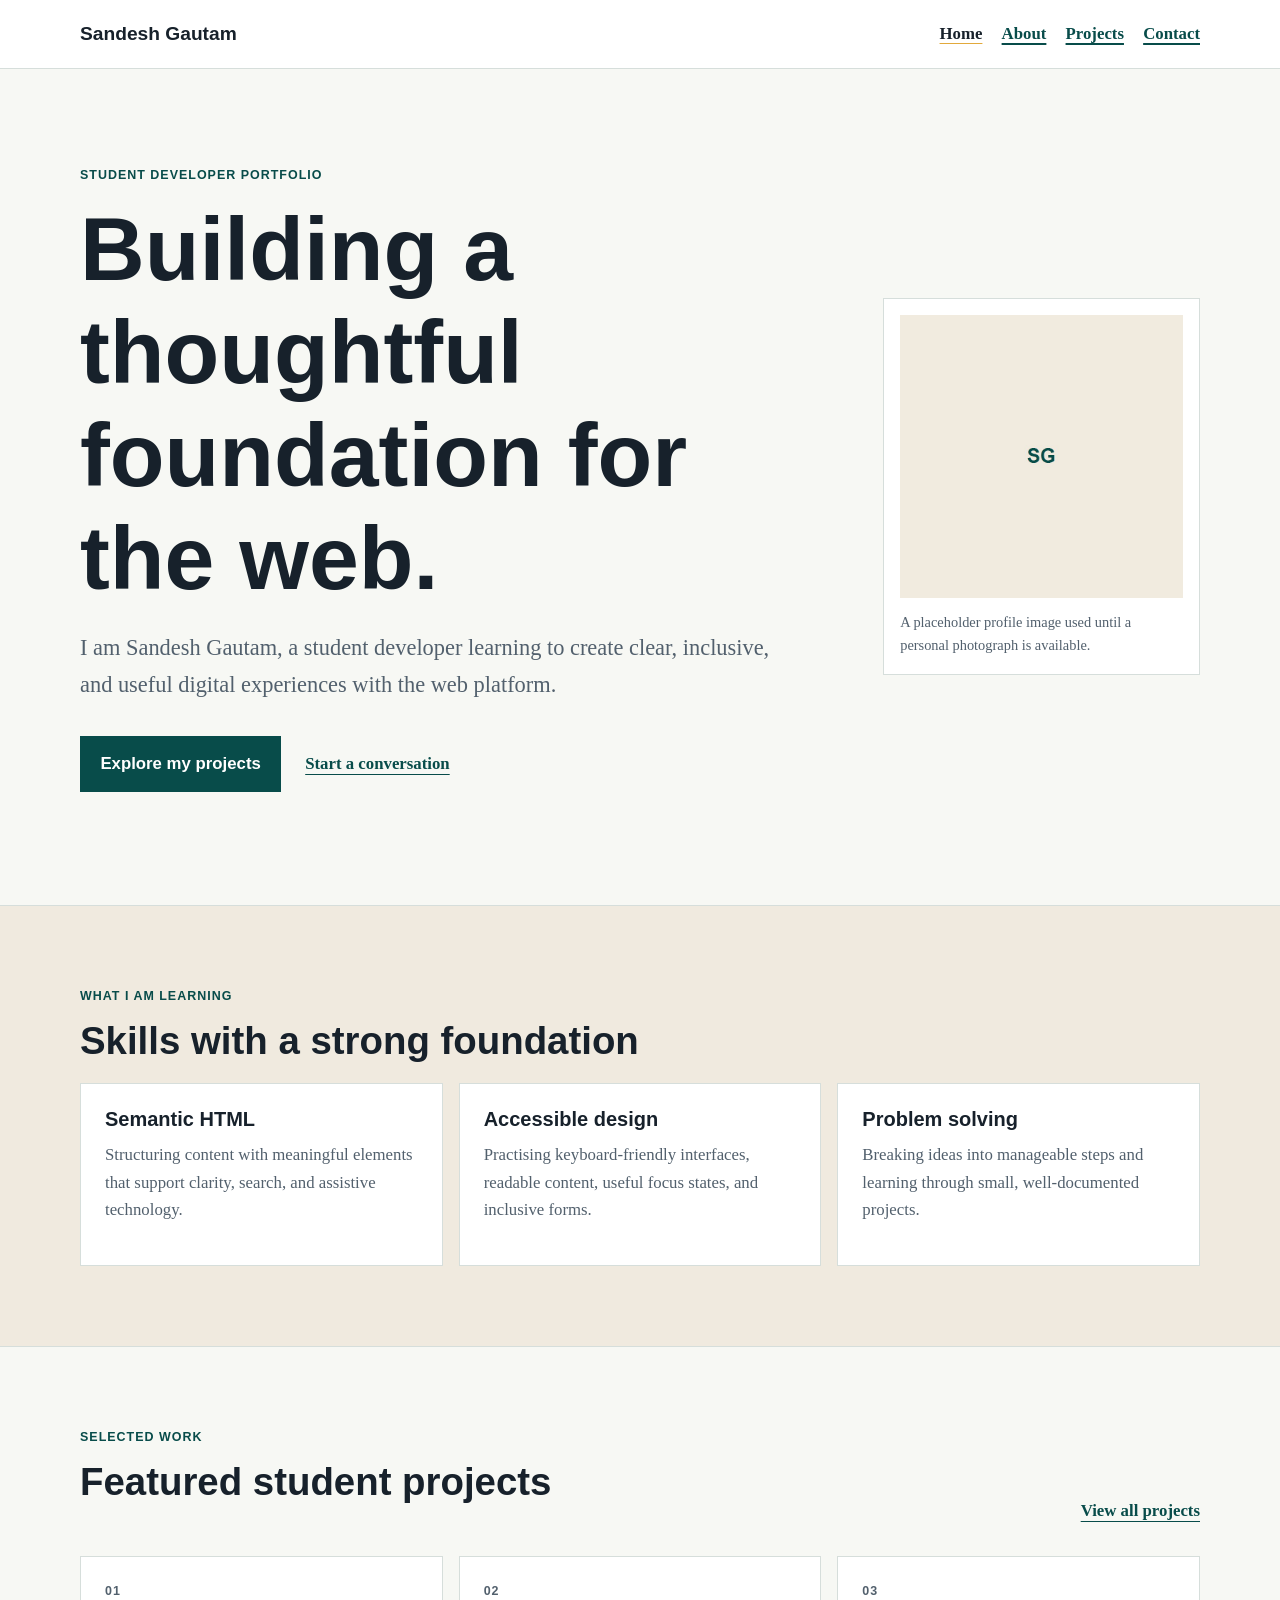
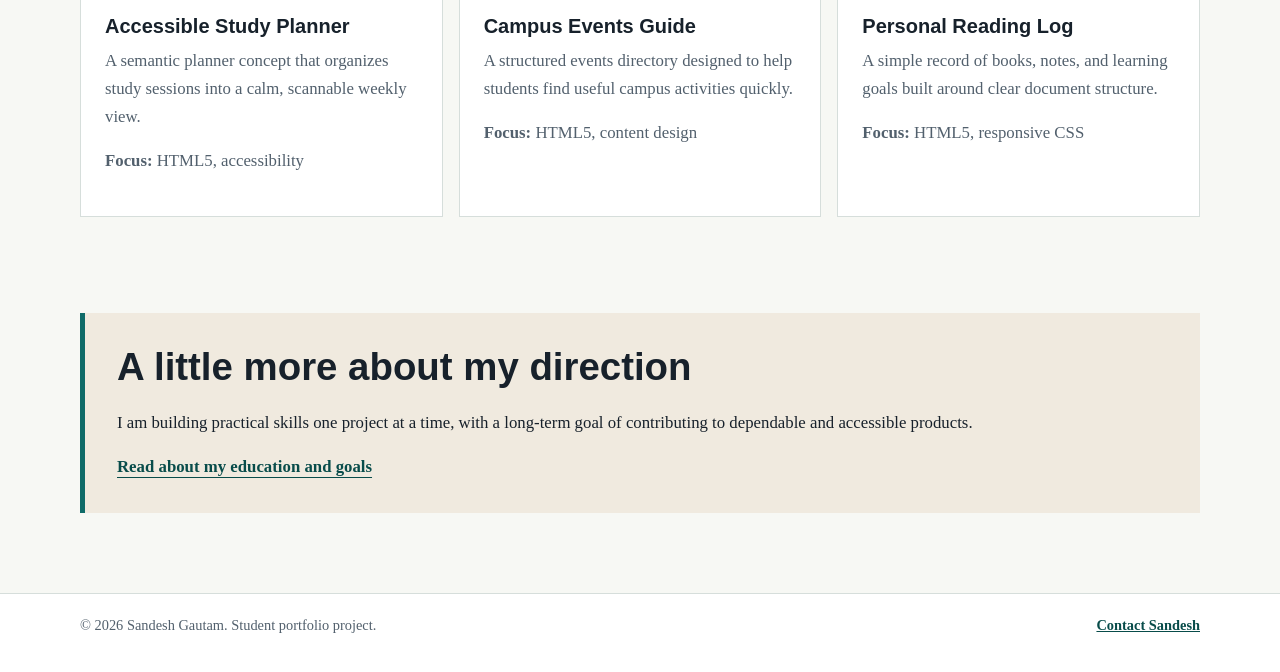
<file: Personal Portfolio/index.html>
<!DOCTYPE html>
<html lang="en">
<head>
  <meta charset="UTF-8">
  <meta name="viewport" content="width=device-width, initial-scale=1.0">
  <title>Sandesh Gautam | Student Developer Portfolio</title>
  <meta name="description" content="The personal portfolio of Sandesh Gautam, a student developer focused on accessible, semantic, and thoughtful web experiences.">
  <link rel="stylesheet" href="css/style.css">
</head>
<body>
  <a class="skip-link" href="#main-content">Skip to main content</a>

  <header class="site-header">
    <div class="container header-inner">
      <p class="site-name"><a href="index.html">Sandesh Gautam</a></p>
      <nav aria-label="Main navigation">
        <ul class="nav-list">
          <li><a href="index.html" aria-current="page">Home</a></li>
          <li><a href="about.html">About</a></li>
          <li><a href="projects.html">Projects</a></li>
          <li><a href="contact.html">Contact</a></li>
        </ul>
      </nav>
    </div>
  </header>

  <main id="main-content">
    <section class="hero container" aria-labelledby="intro-heading">
      <div class="hero-copy">
        <p class="eyebrow">Student developer portfolio</p>
        <h1 id="intro-heading">Building a thoughtful foundation for the web.</h1>
        <p class="lead">I am Sandesh Gautam, a student developer learning to create clear, inclusive, and useful digital experiences with the web platform.</p>
        <p class="button-row">
          <a class="button" href="projects.html">Explore my projects</a>
          <a class="text-link" href="contact.html">Start a conversation</a>
        </p>
      </div>
      <figure class="profile-figure">
        <img src="images/profile-placeholder.jpg" alt="Profile placeholder for Sandesh Gautam">
        <figcaption>A placeholder profile image used until a personal photograph is available.</figcaption>
      </figure>
    </section>

    <section class="section-band" aria-labelledby="skills-heading">
      <div class="container">
        <p class="eyebrow">What I am learning</p>
        <h2 id="skills-heading">Skills with a strong foundation</h2>
        <div class="three-column">
          <article class="simple-card">
            <h3>Semantic HTML</h3>
            <p>Structuring content with meaningful elements that support clarity, search, and assistive technology.</p>
          </article>
          <article class="simple-card">
            <h3>Accessible design</h3>
            <p>Practising keyboard-friendly interfaces, readable content, useful focus states, and inclusive forms.</p>
          </article>
          <article class="simple-card">
            <h3>Problem solving</h3>
            <p>Breaking ideas into manageable steps and learning through small, well-documented projects.</p>
          </article>
        </div>
      </div>
    </section>

    <section class="container section" aria-labelledby="featured-heading">
      <div class="section-heading">
        <div>
          <p class="eyebrow">Selected work</p>
          <h2 id="featured-heading">Featured student projects</h2>
        </div>
        <a class="text-link" href="projects.html">View all projects</a>
      </div>
      <div class="three-column">
        <article class="project-card">
          <p class="project-number">01</p>
          <h3>Accessible Study Planner</h3>
          <p>A semantic planner concept that organizes study sessions into a calm, scannable weekly view.</p>
          <p><strong>Focus:</strong> HTML5, accessibility</p>
        </article>
        <article class="project-card">
          <p class="project-number">02</p>
          <h3>Campus Events Guide</h3>
          <p>A structured events directory designed to help students find useful campus activities quickly.</p>
          <p><strong>Focus:</strong> HTML5, content design</p>
        </article>
        <article class="project-card">
          <p class="project-number">03</p>
          <h3>Personal Reading Log</h3>
          <p>A simple record of books, notes, and learning goals built around clear document structure.</p>
          <p><strong>Focus:</strong> HTML5, responsive CSS</p>
        </article>
      </div>
    </section>

    <aside class="callout container" aria-labelledby="next-heading">
      <h2 id="next-heading">A little more about my direction</h2>
      <p>I am building practical skills one project at a time, with a long-term goal of contributing to dependable and accessible products.</p>
      <a class="text-link" href="about.html">Read about my education and goals</a>
    </aside>
  </main>

  <footer class="site-footer">
    <div class="container footer-inner">
      <p>&copy; 2026 Sandesh Gautam. Student portfolio project.</p>
      <p><a href="contact.html">Contact Sandesh</a></p>
    </div>
  </footer>
</body>
</html>
</file>
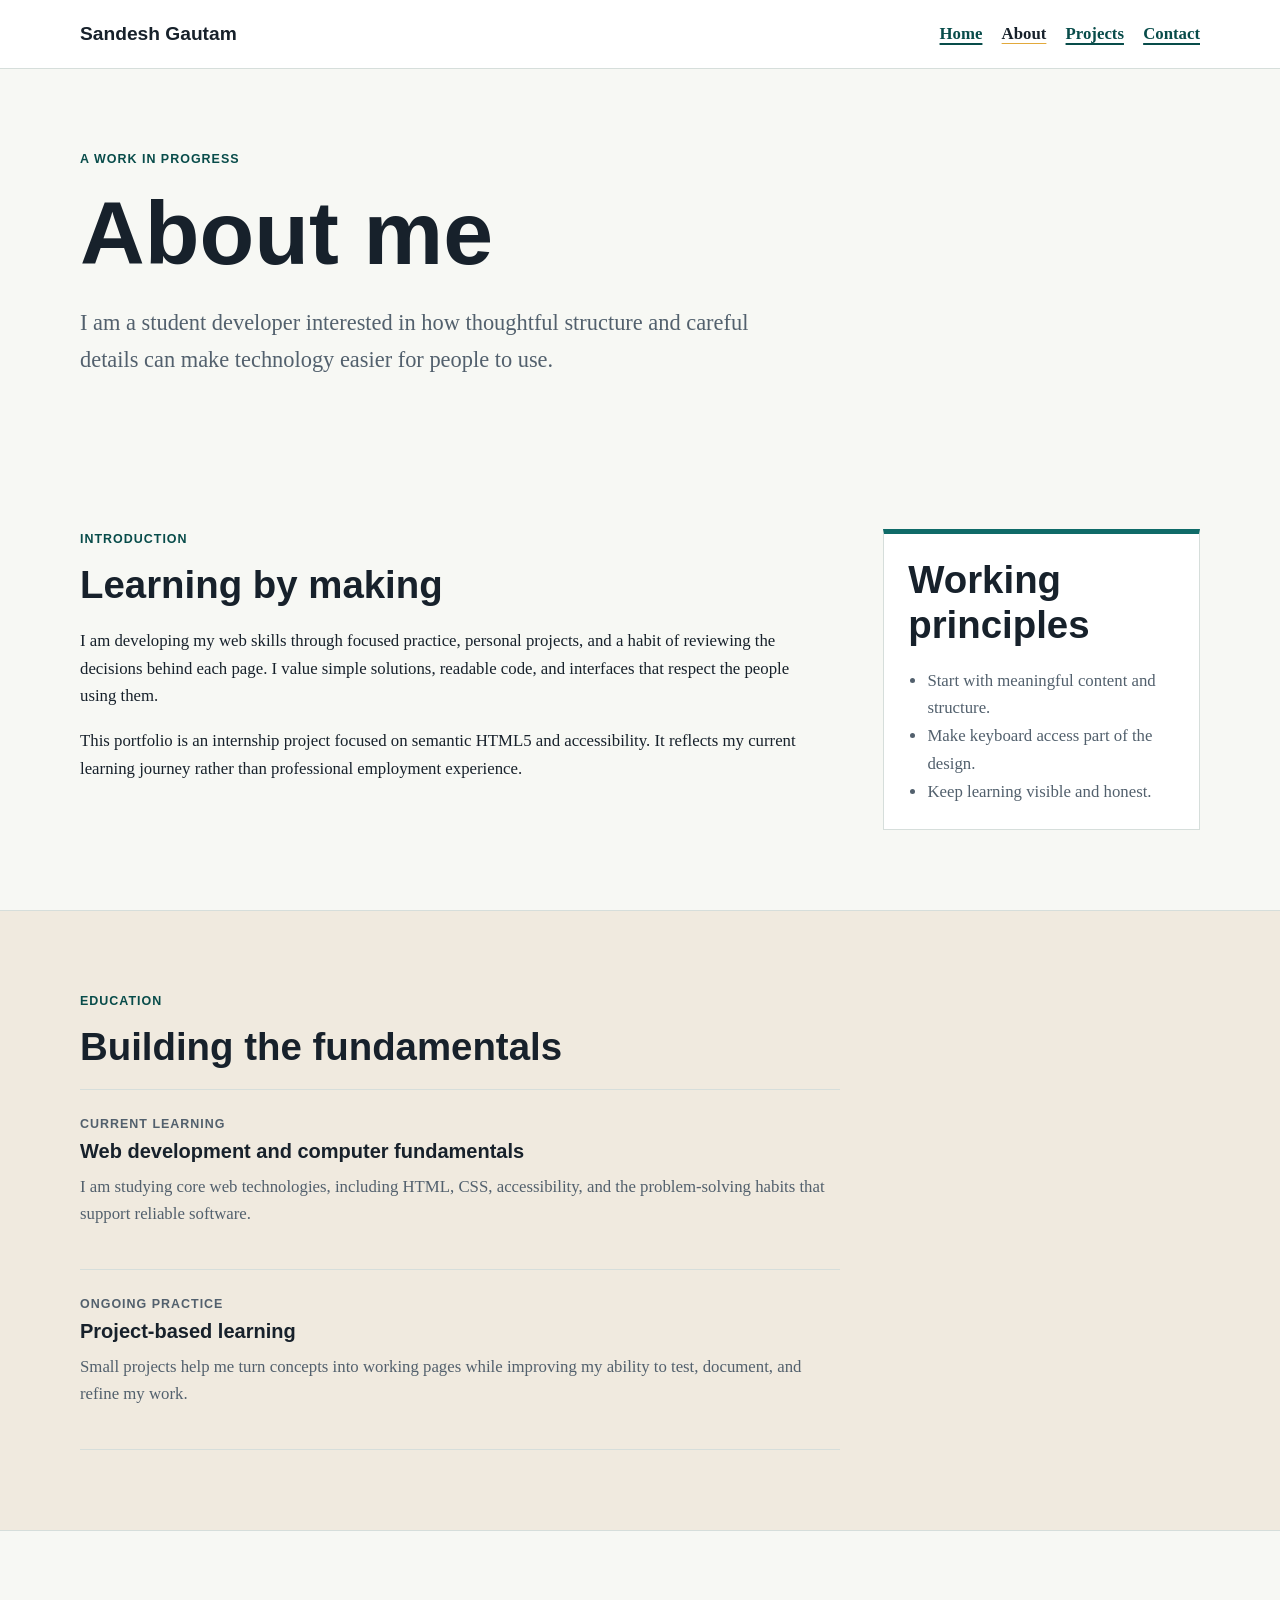
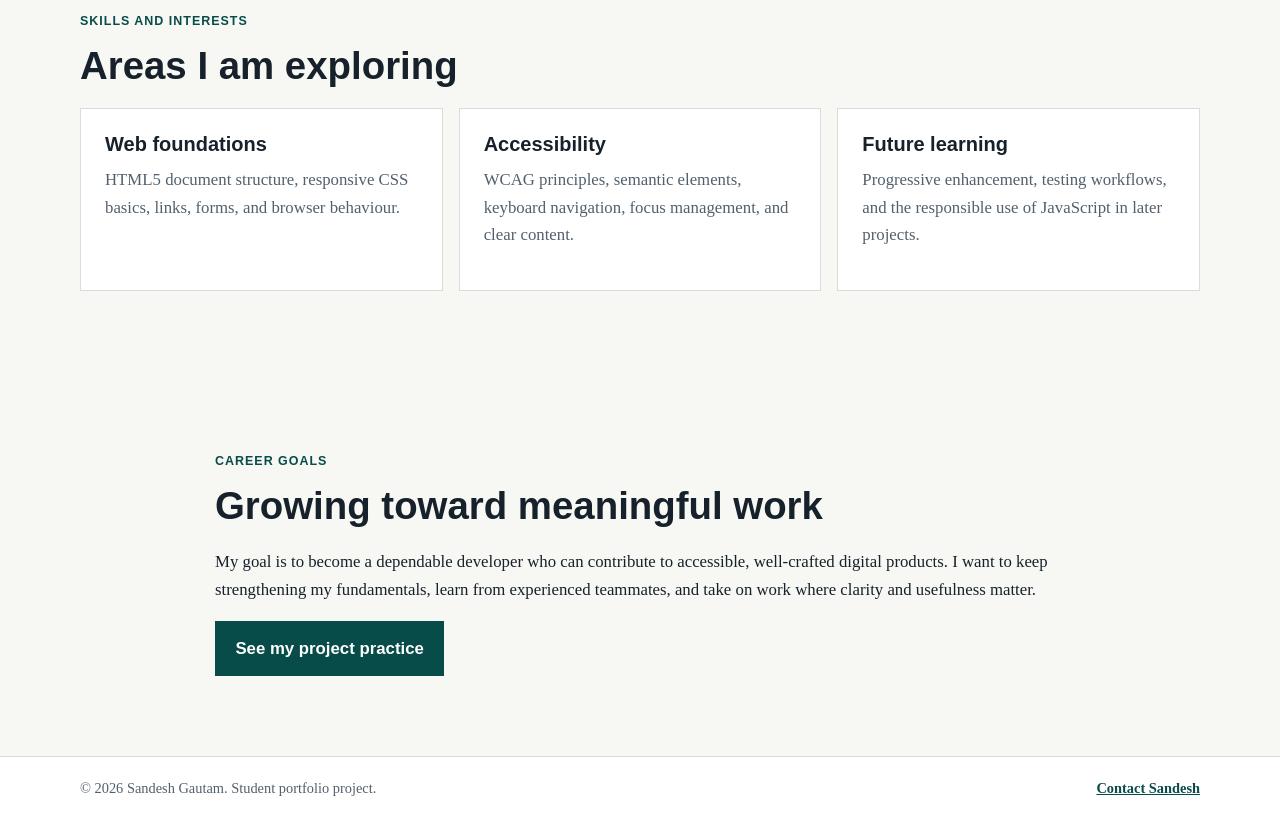
<file: Personal Portfolio/about.html>
<!DOCTYPE html>
<html lang="en">
<head>
  <meta charset="UTF-8">
  <meta name="viewport" content="width=device-width, initial-scale=1.0">
  <title>About Sandesh Gautam | Education and Goals</title>
  <meta name="description" content="Learn about Sandesh Gautam's education, developing skills, learning interests, and career goals as a student developer.">
  <link rel="stylesheet" href="css/style.css">
</head>
<body>
  <a class="skip-link" href="#main-content">Skip to main content</a>

  <header class="site-header">
    <div class="container header-inner">
      <p class="site-name"><a href="index.html">Sandesh Gautam</a></p>
      <nav aria-label="Main navigation">
        <ul class="nav-list">
          <li><a href="index.html">Home</a></li>
          <li><a href="about.html" aria-current="page">About</a></li>
          <li><a href="projects.html">Projects</a></li>
          <li><a href="contact.html">Contact</a></li>
        </ul>
      </nav>
    </div>
  </header>

  <main id="main-content">
    <section class="page-intro container" aria-labelledby="about-heading">
      <p class="eyebrow">A work in progress</p>
      <h1 id="about-heading">About me</h1>
      <p class="lead">I am a student developer interested in how thoughtful structure and careful details can make technology easier for people to use.</p>
    </section>

    <section class="container section split-layout" aria-labelledby="introduction-heading">
      <div>
        <p class="eyebrow">Introduction</p>
        <h2 id="introduction-heading">Learning by making</h2>
        <p>I am developing my web skills through focused practice, personal projects, and a habit of reviewing the decisions behind each page. I value simple solutions, readable code, and interfaces that respect the people using them.</p>
        <p>This portfolio is an internship project focused on semantic HTML5 and accessibility. It reflects my current learning journey rather than professional employment experience.</p>
      </div>
      <aside class="fact-panel" aria-labelledby="principles-heading">
        <h2 id="principles-heading">Working principles</h2>
        <ul>
          <li>Start with meaningful content and structure.</li>
          <li>Make keyboard access part of the design.</li>
          <li>Keep learning visible and honest.</li>
        </ul>
      </aside>
    </section>

    <section class="section-band" aria-labelledby="education-heading">
      <div class="container">
        <p class="eyebrow">Education</p>
        <h2 id="education-heading">Building the fundamentals</h2>
        <article class="timeline-item">
          <p class="timeline-label">Current learning</p>
          <h3>Web development and computer fundamentals</h3>
          <p>I am studying core web technologies, including HTML, CSS, accessibility, and the problem-solving habits that support reliable software.</p>
        </article>
        <article class="timeline-item">
          <p class="timeline-label">Ongoing practice</p>
          <h3>Project-based learning</h3>
          <p>Small projects help me turn concepts into working pages while improving my ability to test, document, and refine my work.</p>
        </article>
      </div>
    </section>

    <section class="container section" aria-labelledby="interests-heading">
      <p class="eyebrow">Skills and interests</p>
      <h2 id="interests-heading">Areas I am exploring</h2>
      <div class="three-column">
        <article class="simple-card">
          <h3>Web foundations</h3>
          <p>HTML5 document structure, responsive CSS basics, links, forms, and browser behaviour.</p>
        </article>
        <article class="simple-card">
          <h3>Accessibility</h3>
          <p>WCAG principles, semantic elements, keyboard navigation, focus management, and clear content.</p>
        </article>
        <article class="simple-card">
          <h3>Future learning</h3>
          <p>Progressive enhancement, testing workflows, and the responsible use of JavaScript in later projects.</p>
        </article>
      </div>
    </section>

    <section class="container section final-section" aria-labelledby="goals-heading">
      <p class="eyebrow">Career goals</p>
      <h2 id="goals-heading">Growing toward meaningful work</h2>
      <p>My goal is to become a dependable developer who can contribute to accessible, well-crafted digital products. I want to keep strengthening my fundamentals, learn from experienced teammates, and take on work where clarity and usefulness matter.</p>
      <a class="button" href="projects.html">See my project practice</a>
    </section>
  </main>

  <footer class="site-footer">
    <div class="container footer-inner">
      <p>&copy; 2026 Sandesh Gautam. Student portfolio project.</p>
      <p><a href="contact.html">Contact Sandesh</a></p>
    </div>
  </footer>
</body>
</html>
</file>
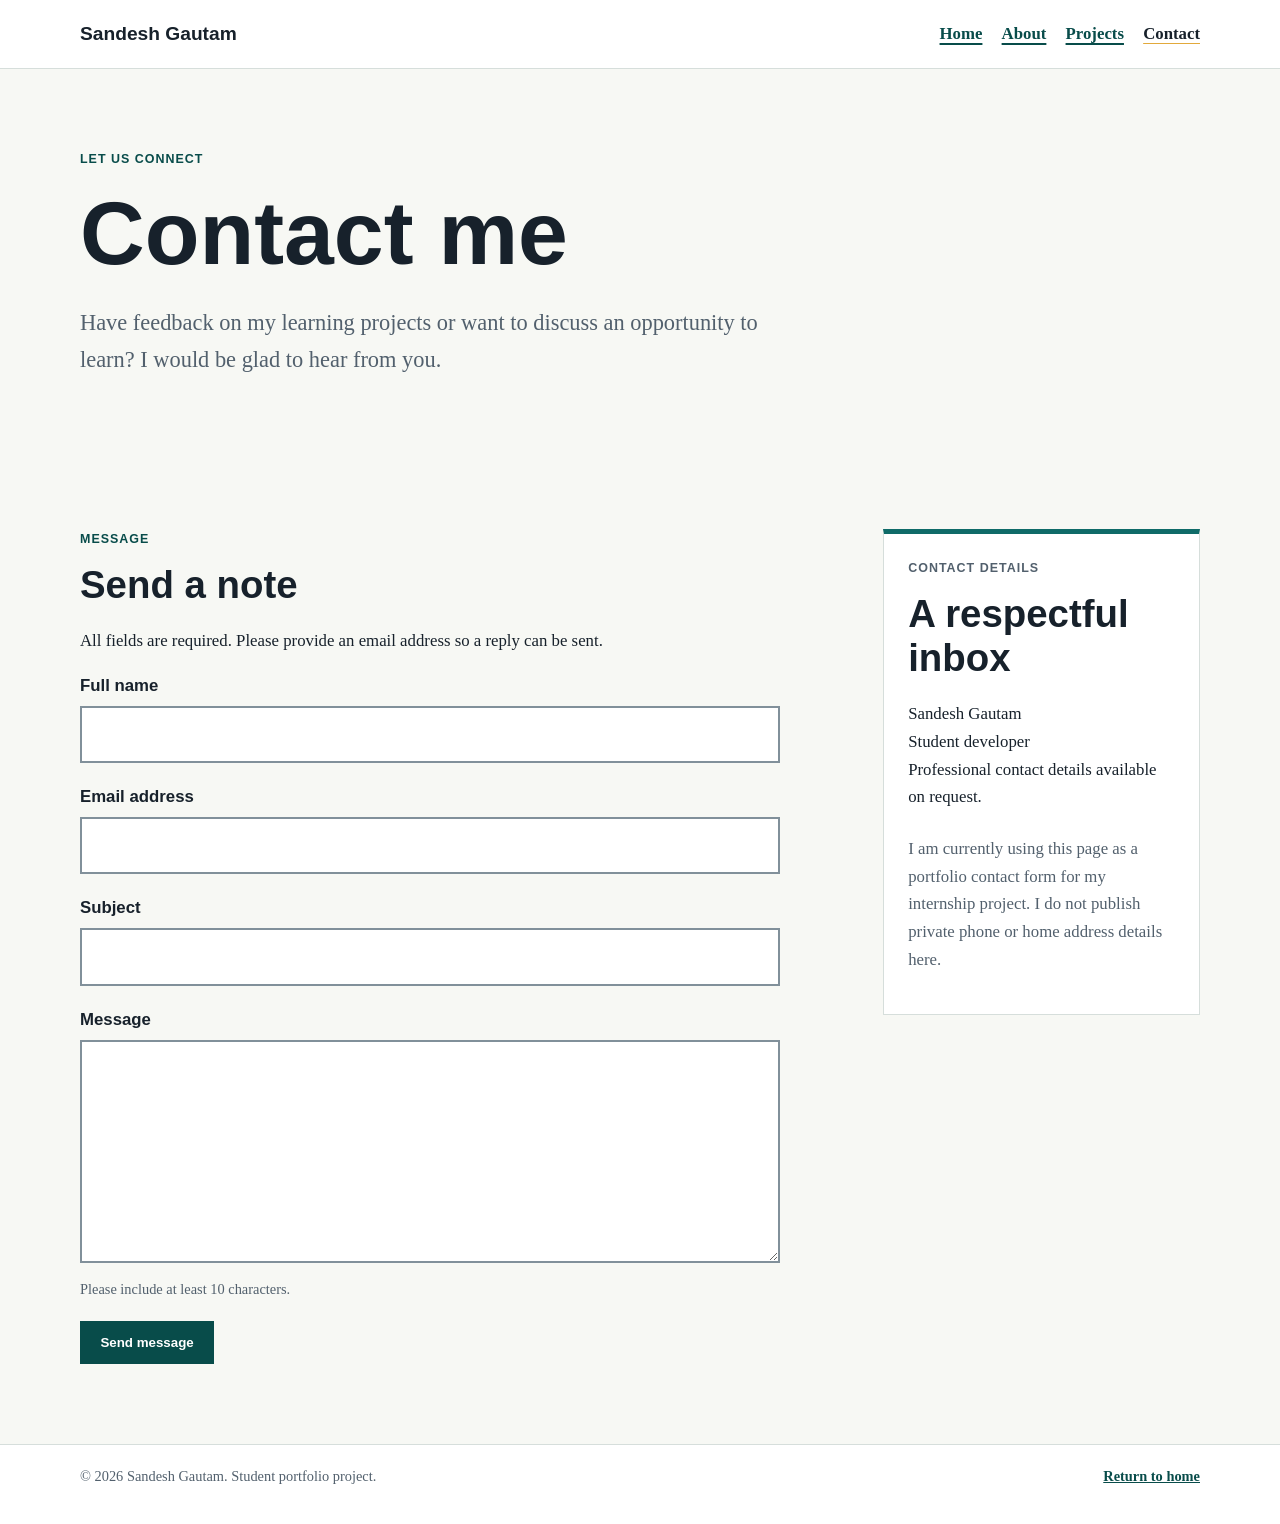
<file: Personal Portfolio/contact.html>
<!DOCTYPE html>
<html lang="en">
<head>
  <meta charset="UTF-8">
  <meta name="viewport" content="width=device-width, initial-scale=1.0">
  <title>Contact Sandesh Gautam | Portfolio</title>
  <meta name="description" content="Contact Sandesh Gautam with feedback, learning opportunities, or questions about his student developer portfolio.">
  <link rel="stylesheet" href="css/style.css">
</head>
<body>
  <a class="skip-link" href="#main-content">Skip to main content</a>

  <header class="site-header">
    <div class="container header-inner">
      <p class="site-name"><a href="index.html">Sandesh Gautam</a></p>
      <nav aria-label="Main navigation">
        <ul class="nav-list">
          <li><a href="index.html">Home</a></li>
          <li><a href="about.html">About</a></li>
          <li><a href="projects.html">Projects</a></li>
          <li><a href="contact.html" aria-current="page">Contact</a></li>
        </ul>
      </nav>
    </div>
  </header>

  <main id="main-content">
    <section class="page-intro container" aria-labelledby="contact-heading">
      <p class="eyebrow">Let us connect</p>
      <h1 id="contact-heading">Contact me</h1>
      <p class="lead">Have feedback on my learning projects or want to discuss an opportunity to learn? I would be glad to hear from you.</p>
    </section>

    <section class="container section contact-layout" aria-labelledby="form-heading">
      <div>
        <p class="eyebrow">Message</p>
        <h2 id="form-heading">Send a note</h2>
        <p id="form-instructions">All fields are required. Please provide an email address so a reply can be sent.</p>
        <form action="#" method="post" aria-describedby="form-instructions">
          <div class="form-group">
            <label for="full-name">Full name</label>
            <input type="text" id="full-name" name="full-name" autocomplete="name" required minlength="2">
          </div>
          <div class="form-group">
            <label for="email">Email address</label>
            <input type="email" id="email" name="email" autocomplete="email" required>
          </div>
          <div class="form-group">
            <label for="subject">Subject</label>
            <input type="text" id="subject" name="subject" required minlength="3">
          </div>
          <div class="form-group">
            <label for="message">Message</label>
            <textarea id="message" name="message" rows="7" required minlength="10" aria-describedby="message-help"></textarea>
            <p class="field-help" id="message-help">Please include at least 10 characters.</p>
          </div>
          <button class="button" type="submit">Send message</button>
        </form>
      </div>

      <aside class="contact-panel" aria-labelledby="contact-details-heading">
        <p class="eyebrow">Contact details</p>
        <h2 id="contact-details-heading">A respectful inbox</h2>
        <address>
          Sandesh Gautam<br>
          Student developer<br>
          Professional contact details available on request.
        </address>
        <p>I am currently using this page as a portfolio contact form for my internship project. I do not publish private phone or home address details here.</p>
      </aside>
    </section>
  </main>

  <footer class="site-footer">
    <div class="container footer-inner">
      <p>&copy; 2026 Sandesh Gautam. Student portfolio project.</p>
      <p><a href="index.html">Return to home</a></p>
    </div>
  </footer>
</body>
</html>
</file>
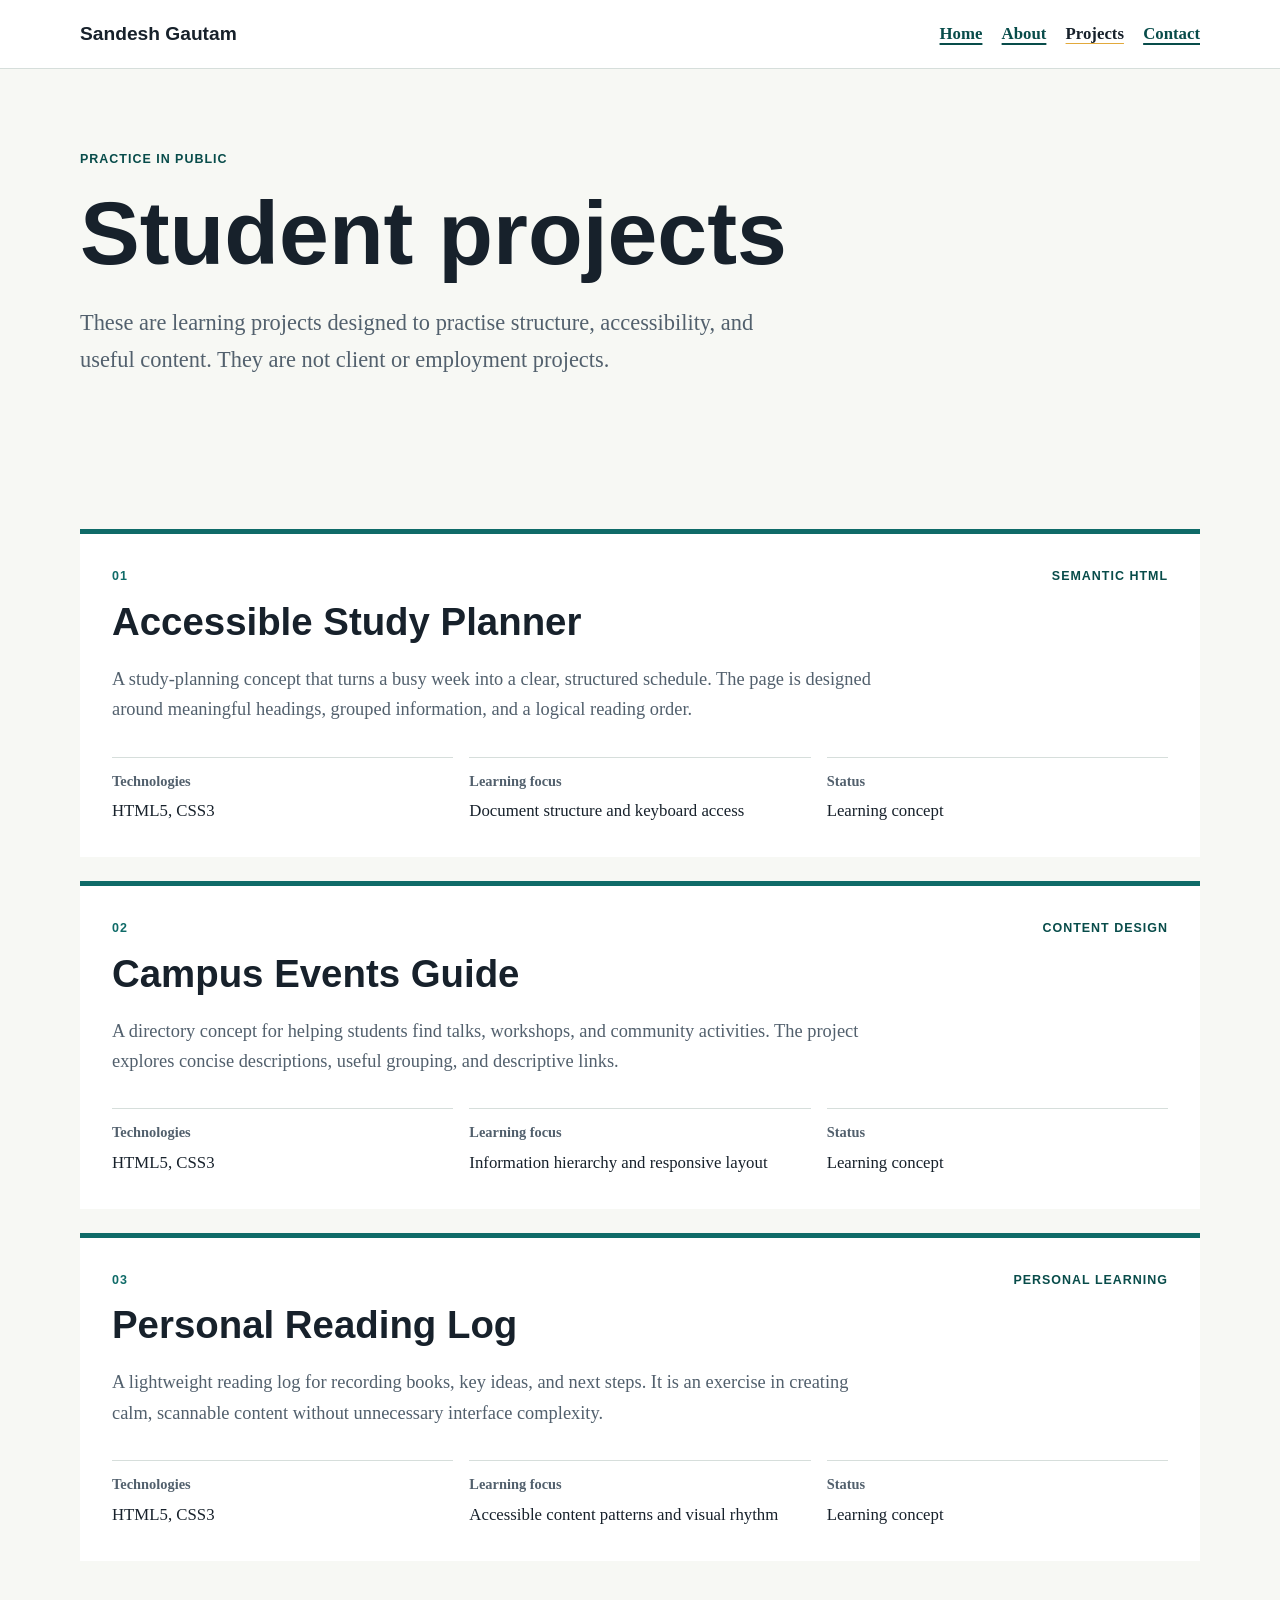
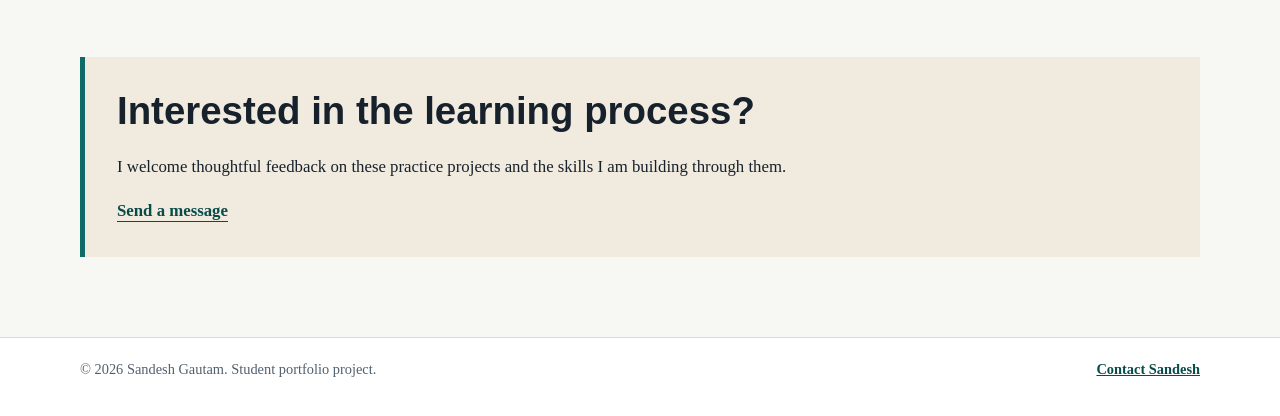
<file: Personal Portfolio/projects.html>
<!DOCTYPE html>
<html lang="en">
<head>
  <meta charset="UTF-8">
  <meta name="viewport" content="width=device-width, initial-scale=1.0">
  <title>Projects by Sandesh Gautam | Student Work</title>
  <meta name="description" content="Explore three sample student and developer projects by Sandesh Gautam, focused on semantic HTML, accessibility, and clear content.">
  <link rel="stylesheet" href="css/style.css">
</head>
<body>
  <a class="skip-link" href="#main-content">Skip to main content</a>

  <header class="site-header">
    <div class="container header-inner">
      <p class="site-name"><a href="index.html">Sandesh Gautam</a></p>
      <nav aria-label="Main navigation">
        <ul class="nav-list">
          <li><a href="index.html">Home</a></li>
          <li><a href="about.html">About</a></li>
          <li><a href="projects.html" aria-current="page">Projects</a></li>
          <li><a href="contact.html">Contact</a></li>
        </ul>
      </nav>
    </div>
  </header>

  <main id="main-content">
    <section class="page-intro container" aria-labelledby="projects-heading">
      <p class="eyebrow">Practice in public</p>
      <h1 id="projects-heading">Student projects</h1>
      <p class="lead">These are learning projects designed to practise structure, accessibility, and useful content. They are not client or employment projects.</p>
    </section>

    <section class="container section project-list" aria-label="Project list">
      <article class="project-detail">
        <div class="project-meta"><span>01</span><span>Semantic HTML</span></div>
        <h2>Accessible Study Planner</h2>
        <p class="project-summary">A study-planning concept that turns a busy week into a clear, structured schedule. The page is designed around meaningful headings, grouped information, and a logical reading order.</p>
        <dl class="detail-list">
          <div><dt>Technologies</dt><dd>HTML5, CSS3</dd></div>
          <div><dt>Learning focus</dt><dd>Document structure and keyboard access</dd></div>
          <div><dt>Status</dt><dd>Learning concept</dd></div>
        </dl>
      </article>

      <article class="project-detail">
        <div class="project-meta"><span>02</span><span>Content design</span></div>
        <h2>Campus Events Guide</h2>
        <p class="project-summary">A directory concept for helping students find talks, workshops, and community activities. The project explores concise descriptions, useful grouping, and descriptive links.</p>
        <dl class="detail-list">
          <div><dt>Technologies</dt><dd>HTML5, CSS3</dd></div>
          <div><dt>Learning focus</dt><dd>Information hierarchy and responsive layout</dd></div>
          <div><dt>Status</dt><dd>Learning concept</dd></div>
        </dl>
      </article>

      <article class="project-detail">
        <div class="project-meta"><span>03</span><span>Personal learning</span></div>
        <h2>Personal Reading Log</h2>
        <p class="project-summary">A lightweight reading log for recording books, key ideas, and next steps. It is an exercise in creating calm, scannable content without unnecessary interface complexity.</p>
        <dl class="detail-list">
          <div><dt>Technologies</dt><dd>HTML5, CSS3</dd></div>
          <div><dt>Learning focus</dt><dd>Accessible content patterns and visual rhythm</dd></div>
          <div><dt>Status</dt><dd>Learning concept</dd></div>
        </dl>
      </article>
    </section>

    <aside class="callout container" aria-labelledby="collaboration-heading">
      <h2 id="collaboration-heading">Interested in the learning process?</h2>
      <p>I welcome thoughtful feedback on these practice projects and the skills I am building through them.</p>
      <a class="text-link" href="contact.html">Send a message</a>
    </aside>
  </main>

  <footer class="site-footer">
    <div class="container footer-inner">
      <p>&copy; 2026 Sandesh Gautam. Student portfolio project.</p>
      <p><a href="contact.html">Contact Sandesh</a></p>
    </div>
  </footer>
</body>
</html>
</file>
<file: Personal Portfolio/css/style.css>
:root {
  --ink: #17212b;
  --muted: #52606d;
  --paper: #f7f8f4;
  --surface: #ffffff;
  --accent: #0f6b68;
  --accent-dark: #084c4a;
  --line: #d6dedb;
  --warm: #f0eadf;
  --max-width: 1120px;
}

* {
  box-sizing: border-box;
}

html {
  scroll-behavior: smooth;
}

body {
  margin: 0;
  color: var(--ink);
  background: var(--paper);
  font-family: Georgia, "Times New Roman", serif;
  font-size: 1.05rem;
  line-height: 1.65;
}

h1,
h2,
h3,
p {
  margin-top: 0;
}

h1,
h2,
h3,
.site-name {
  font-family: "Trebuchet MS", Arial, sans-serif;
  line-height: 1.15;
}

h1 {
  max-width: 760px;
  margin-bottom: 1.25rem;
  font-size: clamp(2.6rem, 7vw, 5.6rem);
  letter-spacing: 0;
}

h2 {
  margin-bottom: 1.25rem;
  font-size: clamp(1.8rem, 3vw, 2.7rem);
}

h3 {
  margin-bottom: 0.6rem;
  font-size: 1.25rem;
}

a {
  color: var(--accent-dark);
  font-weight: 700;
}

a:hover {
  color: var(--accent);
}

a:focus-visible,
button:focus-visible,
input:focus-visible,
textarea:focus-visible {
  outline: 4px solid #e2a93b;
  outline-offset: 3px;
}

.container {
  width: min(calc(100% - 2.5rem), var(--max-width));
  margin-inline: auto;
}

.skip-link {
  position: absolute;
  top: 0;
  left: 1rem;
  z-index: 10;
  padding: 0.65rem 1rem;
  color: #ffffff;
  background: var(--accent-dark);
  transform: translateY(-120%);
}

.skip-link:focus {
  transform: translateY(0);
}

.site-header {
  border-bottom: 1px solid var(--line);
  background: var(--surface);
}

.header-inner,
.footer-inner {
  display: flex;
  align-items: center;
  justify-content: space-between;
  gap: 2rem;
  padding-block: 1.25rem;
}

.site-name {
  margin: 0;
  font-size: 1.2rem;
}

.site-name a {
  color: var(--ink);
  text-decoration: none;
}

.nav-list {
  display: flex;
  flex-wrap: wrap;
  gap: 1.2rem;
  margin: 0;
  padding: 0;
  list-style: none;
}

.nav-list a {
  padding-block: 0.35rem;
  text-decoration-thickness: 2px;
  text-underline-offset: 0.25em;
}

.nav-list a[aria-current="page"] {
  color: var(--ink);
  text-decoration: underline;
  text-decoration-color: #e2a93b;
}

.hero {
  display: grid;
  grid-template-columns: minmax(0, 1.4fr) minmax(220px, 0.6fr);
  align-items: center;
  gap: 4rem;
  padding-block: 6rem;
}

.eyebrow,
.project-number,
.timeline-label,
.project-meta {
  margin-bottom: 0.8rem;
  color: var(--accent-dark);
  font-family: "Trebuchet MS", Arial, sans-serif;
  font-size: 0.78rem;
  font-weight: 700;
  letter-spacing: 0.08em;
  text-transform: uppercase;
}

.lead {
  max-width: 700px;
  color: var(--muted);
  font-size: clamp(1.15rem, 2vw, 1.4rem);
}

.button-row {
  display: flex;
  flex-wrap: wrap;
  align-items: center;
  gap: 1.5rem;
  margin-top: 2rem;
}

.button {
  display: inline-block;
  border: 2px solid var(--accent-dark);
  padding: 0.75rem 1.15rem;
  color: #ffffff;
  background: var(--accent-dark);
  font-family: "Trebuchet MS", Arial, sans-serif;
  font-weight: 700;
  text-decoration: none;
}

.button:hover {
  color: #ffffff;
  background: var(--accent);
}

.text-link {
  text-underline-offset: 0.3em;
}

.profile-figure {
  margin: 0;
  padding: 1rem;
  border: 1px solid var(--line);
  background: var(--surface);
}

.profile-figure img {
  display: block;
  width: 100%;
  aspect-ratio: 1;
  object-fit: cover;
}

.profile-figure figcaption {
  padding-top: 0.8rem;
  color: var(--muted);
  font-size: 0.9rem;
}

.section,
.section-band {
  padding-block: 5rem;
}

.section-band {
  border-block: 1px solid var(--line);
  background: var(--warm);
}

.three-column {
  display: grid;
  grid-template-columns: repeat(3, 1fr);
  gap: 1rem;
}

.simple-card,
.project-card,
.fact-panel,
.contact-panel {
  padding: 1.5rem;
  border: 1px solid var(--line);
  background: var(--surface);
}

.simple-card p,
.project-card p,
.fact-panel li,
.contact-panel p,
.timeline-item p {
  color: var(--muted);
}

.section-heading {
  display: flex;
  align-items: end;
  justify-content: space-between;
  gap: 1.5rem;
  margin-bottom: 2rem;
}

.project-number {
  color: var(--accent);
}

.callout {
  margin-block: 1rem 5rem;
  padding: 2rem;
  border-left: 5px solid var(--accent);
  background: var(--warm);
}

.page-intro {
  padding-block: 5rem 3rem;
}

.split-layout,
.contact-layout {
  display: grid;
  grid-template-columns: minmax(0, 1.4fr) minmax(260px, 0.6fr);
  gap: 4rem;
}

.fact-panel {
  align-self: start;
  border-top: 5px solid var(--accent);
}

.fact-panel ul {
  margin-bottom: 0;
  padding-left: 1.2rem;
}

.timeline-item {
  max-width: 760px;
  padding-block: 1.5rem;
  border-top: 1px solid var(--line);
}

.timeline-item:last-child {
  border-bottom: 1px solid var(--line);
}

.timeline-label {
  margin-bottom: 0.35rem;
}

.final-section {
  max-width: 850px;
}

.project-list {
  display: grid;
  gap: 1.5rem;
}

.project-detail {
  padding: 2rem;
  border-top: 5px solid var(--accent);
  background: var(--surface);
}

.project-meta {
  display: flex;
  justify-content: space-between;
  gap: 1rem;
}

.project-meta span:first-child {
  color: var(--accent);
}

.project-summary {
  max-width: 760px;
  color: var(--muted);
  font-size: 1.15rem;
}

.detail-list {
  display: grid;
  grid-template-columns: repeat(3, 1fr);
  gap: 1rem;
  margin: 2rem 0 0;
}

.detail-list div {
  padding-top: 0.75rem;
  border-top: 1px solid var(--line);
}

.detail-list dt {
  color: var(--muted);
  font-size: 0.9rem;
  font-weight: 700;
}

.detail-list dd {
  margin: 0.25rem 0 0;
}

form {
  max-width: 700px;
}

.form-group {
  margin-bottom: 1.25rem;
}

label {
  display: block;
  margin-bottom: 0.4rem;
  font-family: "Trebuchet MS", Arial, sans-serif;
  font-weight: 700;
}

input,
textarea {
  width: 100%;
  border: 2px solid #81909a;
  border-radius: 0;
  padding: 0.8rem;
  color: var(--ink);
  background: var(--surface);
  font: inherit;
}

textarea {
  resize: vertical;
}

.field-help {
  margin: 0.35rem 0 0;
  color: var(--muted);
  font-size: 0.9rem;
}

.contact-panel {
  align-self: start;
  border-top: 5px solid var(--accent);
}

.contact-panel address {
  margin-bottom: 1.5rem;
  font-style: normal;
}

.site-footer {
  border-top: 1px solid var(--line);
  color: var(--muted);
  background: var(--surface);
  font-size: 0.9rem;
}

@media (max-width: 760px) {
  .header-inner,
  .footer-inner,
  .section-heading {
    align-items: flex-start;
    flex-direction: column;
  }

  .hero,
  .split-layout,
  .contact-layout,
  .three-column {
    grid-template-columns: 1fr;
  }

  .hero {
    gap: 2.5rem;
    padding-block: 4rem;
  }

  .section,
  .section-band {
    padding-block: 3.5rem;
  }

  .detail-list {
    grid-template-columns: 1fr;
  }
}

@media (prefers-reduced-motion: reduce) {
  html {
    scroll-behavior: auto;
  }
}
</file>
